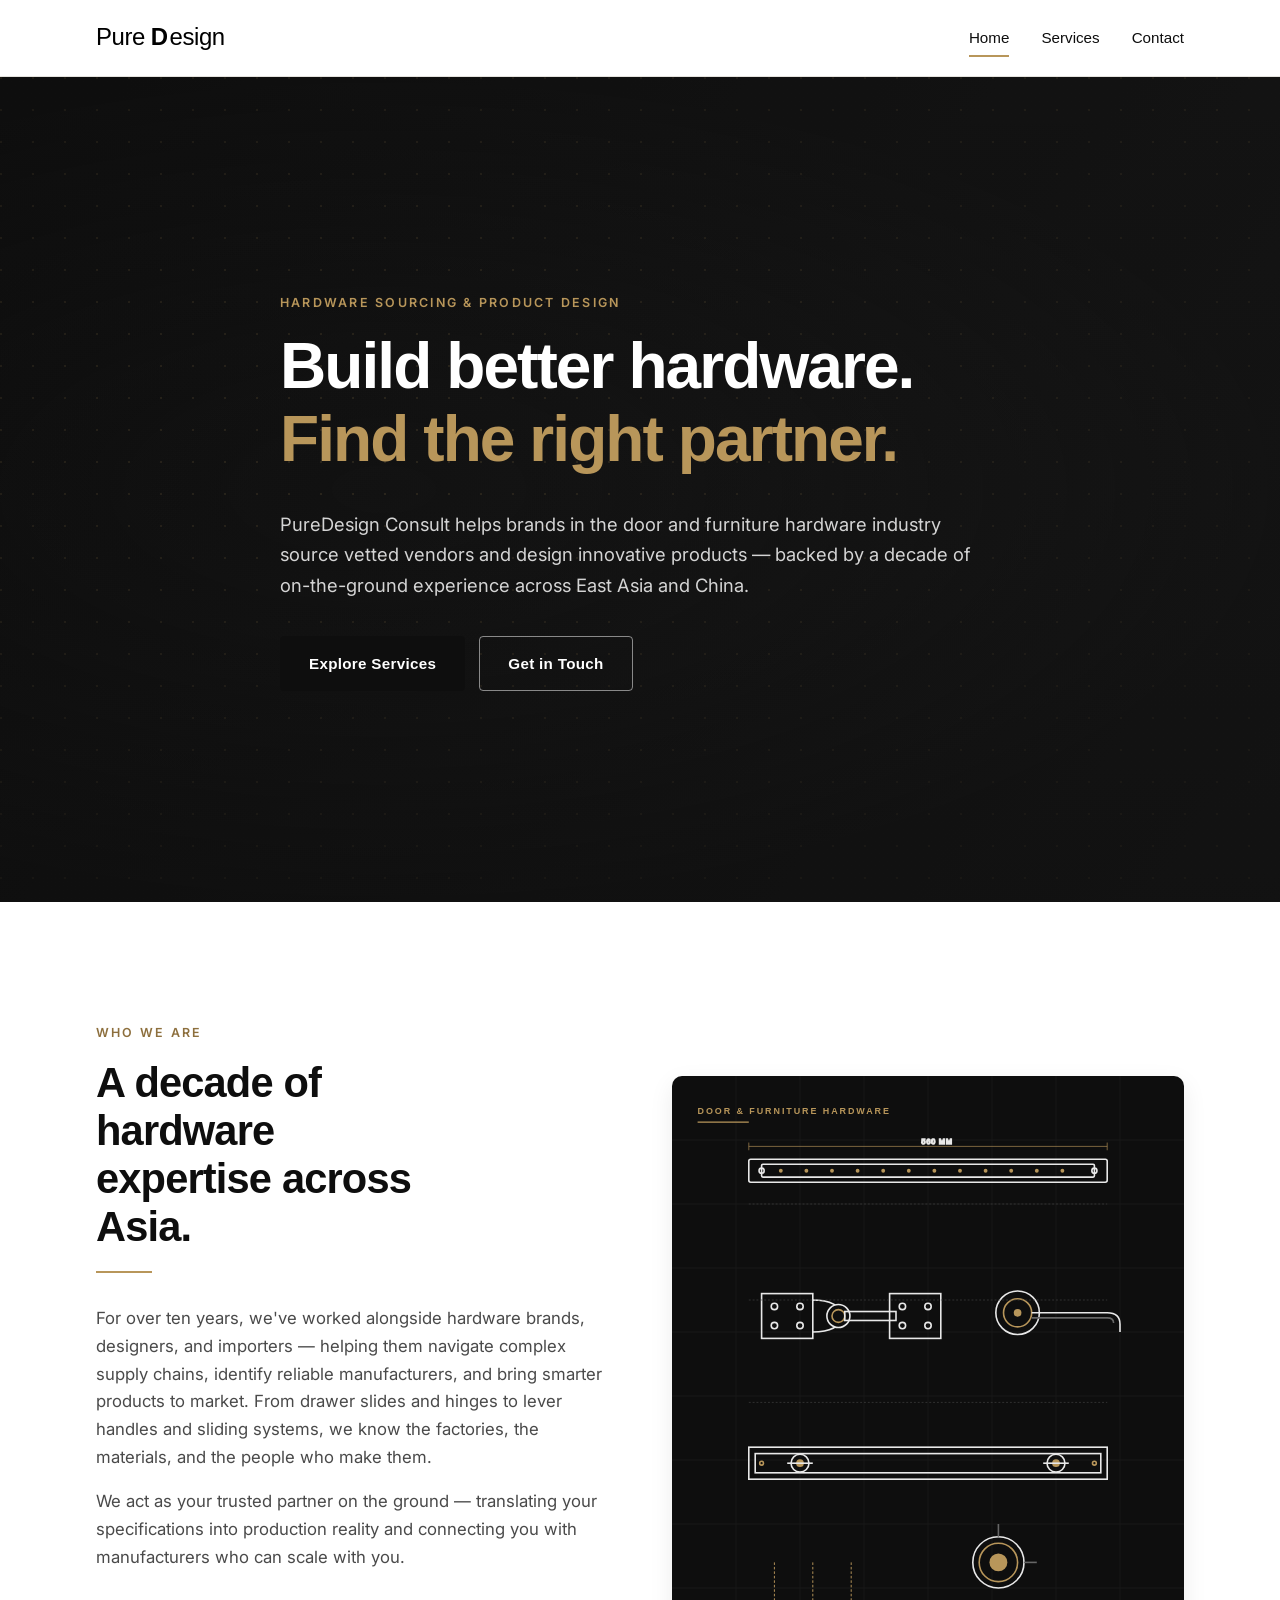
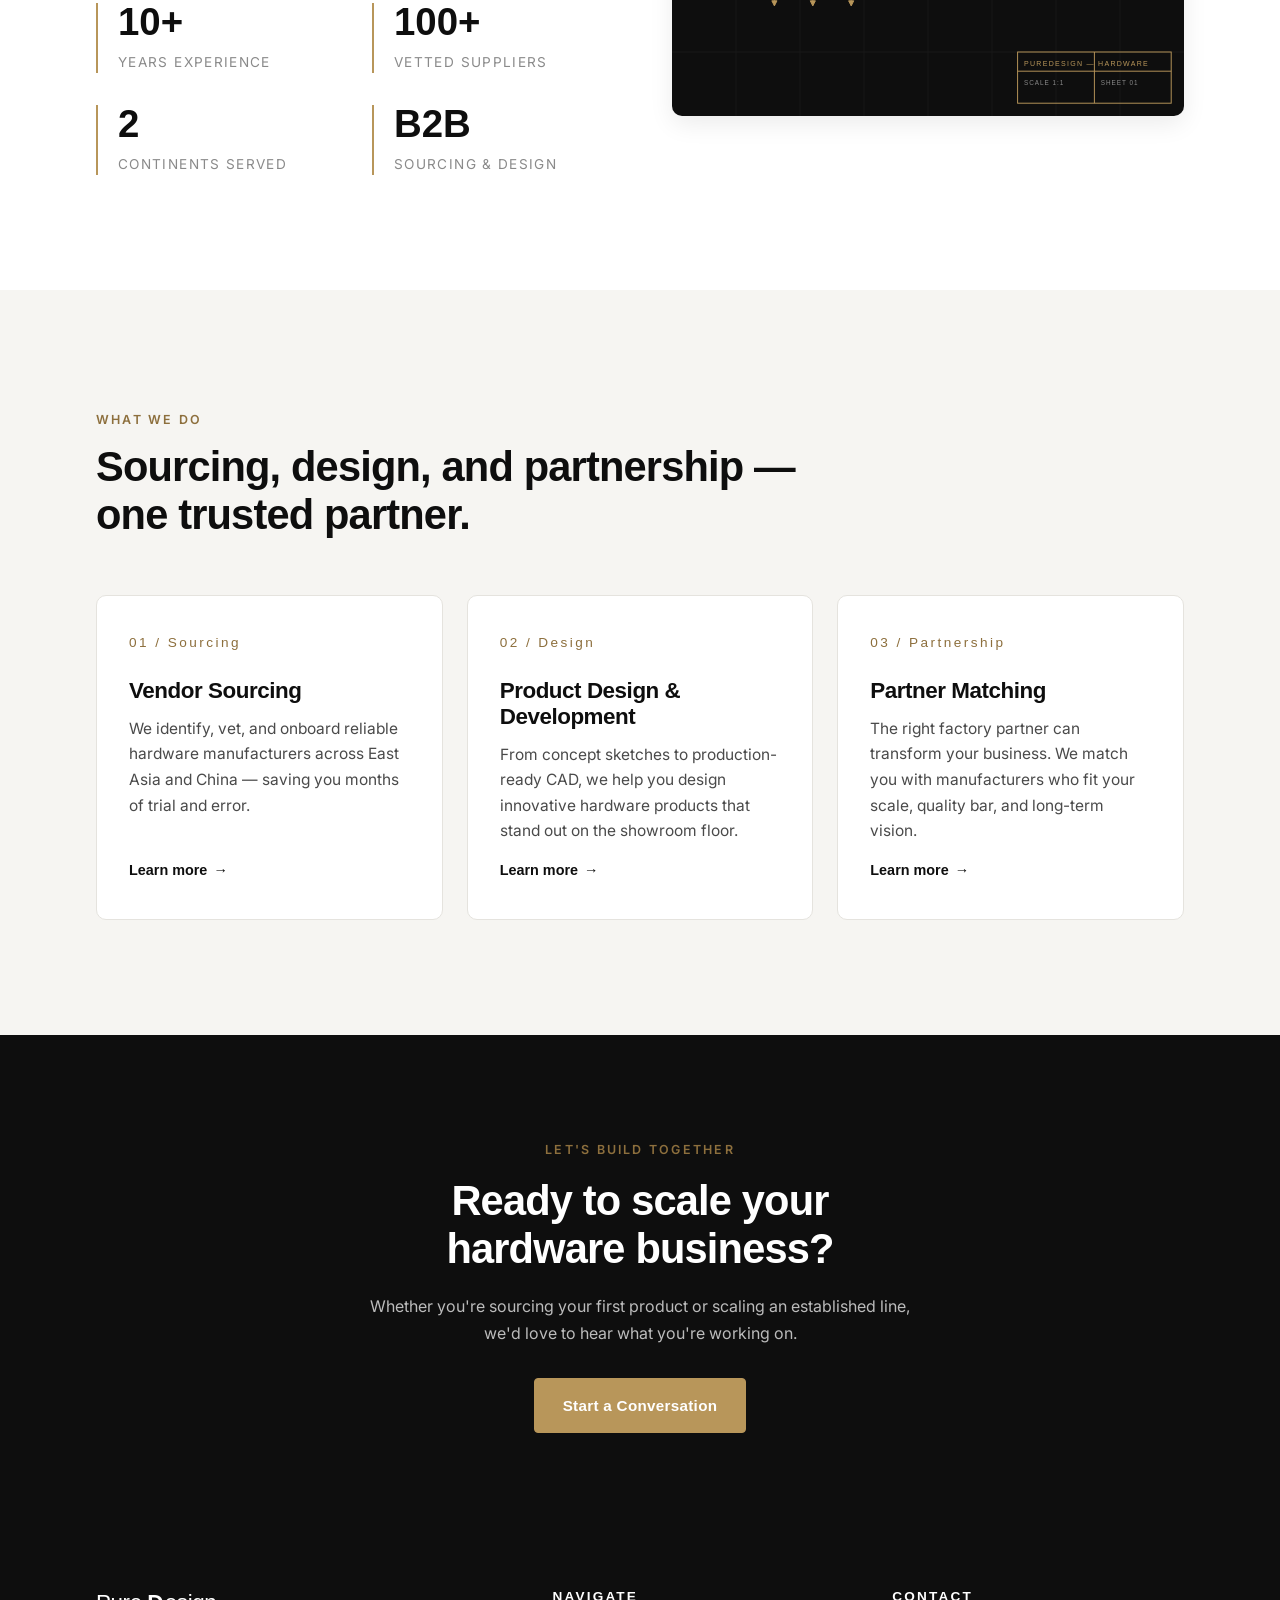
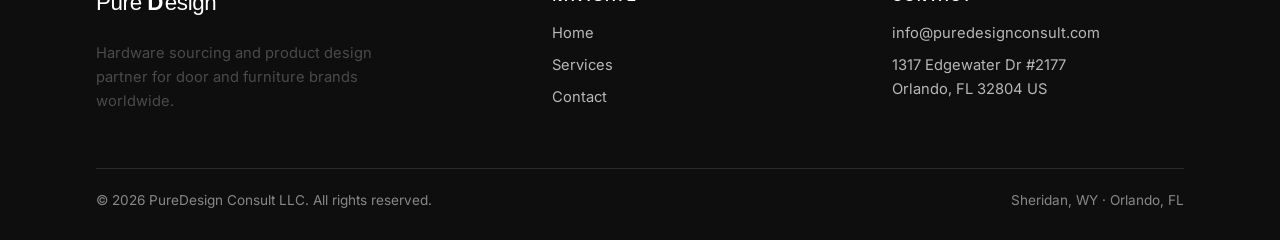
<file: index.html>
<!DOCTYPE html>
<html lang="en">
<head>
  <meta charset="UTF-8" />
  <meta name="viewport" content="width=device-width, initial-scale=1.0" />
  <title>PureDesign Consult — Hardware Sourcing &amp; Product Design</title>
  <meta name="description" content="PureDesign Consult helps brands in the door and furniture hardware industry source new vendors and design innovative products. 10+ years sourcing from East Asia and China." />
  <meta name="theme-color" content="#0e0e0e" />
  <link rel="icon" type="image/svg+xml" href="images/logo-mark.svg" />
  <link rel="preconnect" href="https://fonts.googleapis.com" />
  <link rel="preconnect" href="https://fonts.gstatic.com" crossorigin />
  <link href="https://fonts.googleapis.com/css2?family=Inter:wght@400;500;600;700&display=swap" rel="stylesheet" />
  <link rel="stylesheet" href="css/styles.css" />
</head>
<body>

  <!-- Header -->
  <header class="site-header">
    <div class="container nav">
      <a href="index.html" class="brand" aria-label="PureDesign Consult home">
        <img src="images/logo.svg" alt="PureDesign Consult" style="height:30px;" />
      </a>
      <button class="nav-toggle" aria-label="Toggle menu" aria-expanded="false">
        <span></span><span></span><span></span>
      </button>
      <nav class="nav-links" aria-label="Primary">
        <a href="index.html" class="is-active">Home</a>
        <a href="services.html">Services</a>
        <a href="contact.html">Contact</a>
      </nav>
    </div>
  </header>

  <!-- Hero -->
  <section class="hero">
    <div class="container">
      <span class="eyebrow">Hardware Sourcing &amp; Product Design</span>
      <h1>Build better hardware. <em>Find the right partner.</em></h1>
      <p class="lede">PureDesign Consult helps brands in the door and furniture hardware industry source vetted vendors and design innovative products — backed by a decade of on-the-ground experience across East Asia and China.</p>
      <div class="actions">
        <a href="services.html" class="btn">Explore Services</a>
        <a href="contact.html" class="btn btn--ghost">Get in Touch</a>
      </div>
    </div>
  </section>

  <!-- Intro / About -->
  <section>
    <div class="container intro">
      <div class="copy">
        <span class="eyebrow">Who we are</span>
        <h2>A decade of hardware expertise across Asia.</h2>
        <div class="divider"></div>
        <p>For over ten years, we've worked alongside hardware brands, designers, and importers — helping them navigate complex supply chains, identify reliable manufacturers, and bring smarter products to market. From drawer slides and hinges to lever handles and sliding systems, we know the factories, the materials, and the people who make them.</p>
        <p>We act as your trusted partner on the ground — translating your specifications into production reality and connecting you with manufacturers who can scale with you.</p>
        <div class="stats">
          <div class="stat">
            <span class="num">10+</span>
            <span class="label">Years Experience</span>
          </div>
          <div class="stat">
            <span class="num">100+</span>
            <span class="label">Vetted Suppliers</span>
          </div>
          <div class="stat">
            <span class="num">2</span>
            <span class="label">Continents Served</span>
          </div>
          <div class="stat">
            <span class="num">B2B</span>
            <span class="label">Sourcing &amp; Design</span>
          </div>
        </div>
      </div>
      <div class="visual" role="img" aria-label="Modern hardware components"></div>
    </div>
  </section>

  <!-- Services teaser -->
  <section class="bg-soft">
    <div class="container">
      <div class="section-head">
        <span class="eyebrow">What we do</span>
        <h2>Sourcing, design, and partnership — one trusted partner.</h2>
      </div>
      <div class="services-grid">
        <article class="service-card">
          <span class="num">01 / Sourcing</span>
          <h3>Vendor Sourcing</h3>
          <p>We identify, vet, and onboard reliable hardware manufacturers across East Asia and China — saving you months of trial and error.</p>
          <a href="services.html#sourcing" class="more">Learn more</a>
        </article>
        <article class="service-card">
          <span class="num">02 / Design</span>
          <h3>Product Design &amp; Development</h3>
          <p>From concept sketches to production-ready CAD, we help you design innovative hardware products that stand out on the showroom floor.</p>
          <a href="services.html#design" class="more">Learn more</a>
        </article>
        <article class="service-card">
          <span class="num">03 / Partnership</span>
          <h3>Partner Matching</h3>
          <p>The right factory partner can transform your business. We match you with manufacturers who fit your scale, quality bar, and long-term vision.</p>
          <a href="services.html#partnership" class="more">Learn more</a>
        </article>
      </div>
    </div>
  </section>

  <!-- CTA band -->
  <section class="cta-band">
    <div class="container">
      <span class="eyebrow">Let's build together</span>
      <h2>Ready to scale your hardware business?</h2>
      <p>Whether you're sourcing your first product or scaling an established line, we'd love to hear what you're working on.</p>
      <a href="contact.html" class="btn btn--accent">Start a Conversation</a>
    </div>
  </section>

  <!-- Footer -->
  <footer class="site-footer">
    <div class="container">
      <div class="grid">
        <div>
          <a href="index.html" class="brand"><img src="images/logo.svg" alt="PureDesign Consult" style="height:28px; filter: invert(1);" /></a>
          <p style="margin-top:16px; max-width:36ch;">Hardware sourcing and product design partner for door and furniture brands worldwide.</p>
        </div>
        <div>
          <h4>Navigate</h4>
          <ul>
            <li><a href="index.html">Home</a></li>
            <li><a href="services.html">Services</a></li>
            <li><a href="contact.html">Contact</a></li>
          </ul>
        </div>
        <div>
          <h4>Contact</h4>
          <ul>
            <li><a href="mailto:info@puredesignconsult.com">info@puredesignconsult.com</a></li>
            <li>1317 Edgewater Dr #2177<br/>Orlando, FL 32804 US</li>
          </ul>
        </div>
      </div>
      <div class="legal">
        <span>© <span id="year">2026</span> PureDesign Consult LLC. All rights reserved.</span>
        <span>Sheridan, WY · Orlando, FL</span>
      </div>
    </div>
  </footer>

  <script>
    // Mobile nav toggle
    const toggle = document.querySelector('.nav-toggle');
    const links = document.querySelector('.nav-links');
    toggle?.addEventListener('click', () => {
      const open = links.classList.toggle('is-open');
      toggle.setAttribute('aria-expanded', open);
    });
    // Auto year
    document.getElementById('year').textContent = new Date().getFullYear();
  </script>
</body>
</html>
</file>
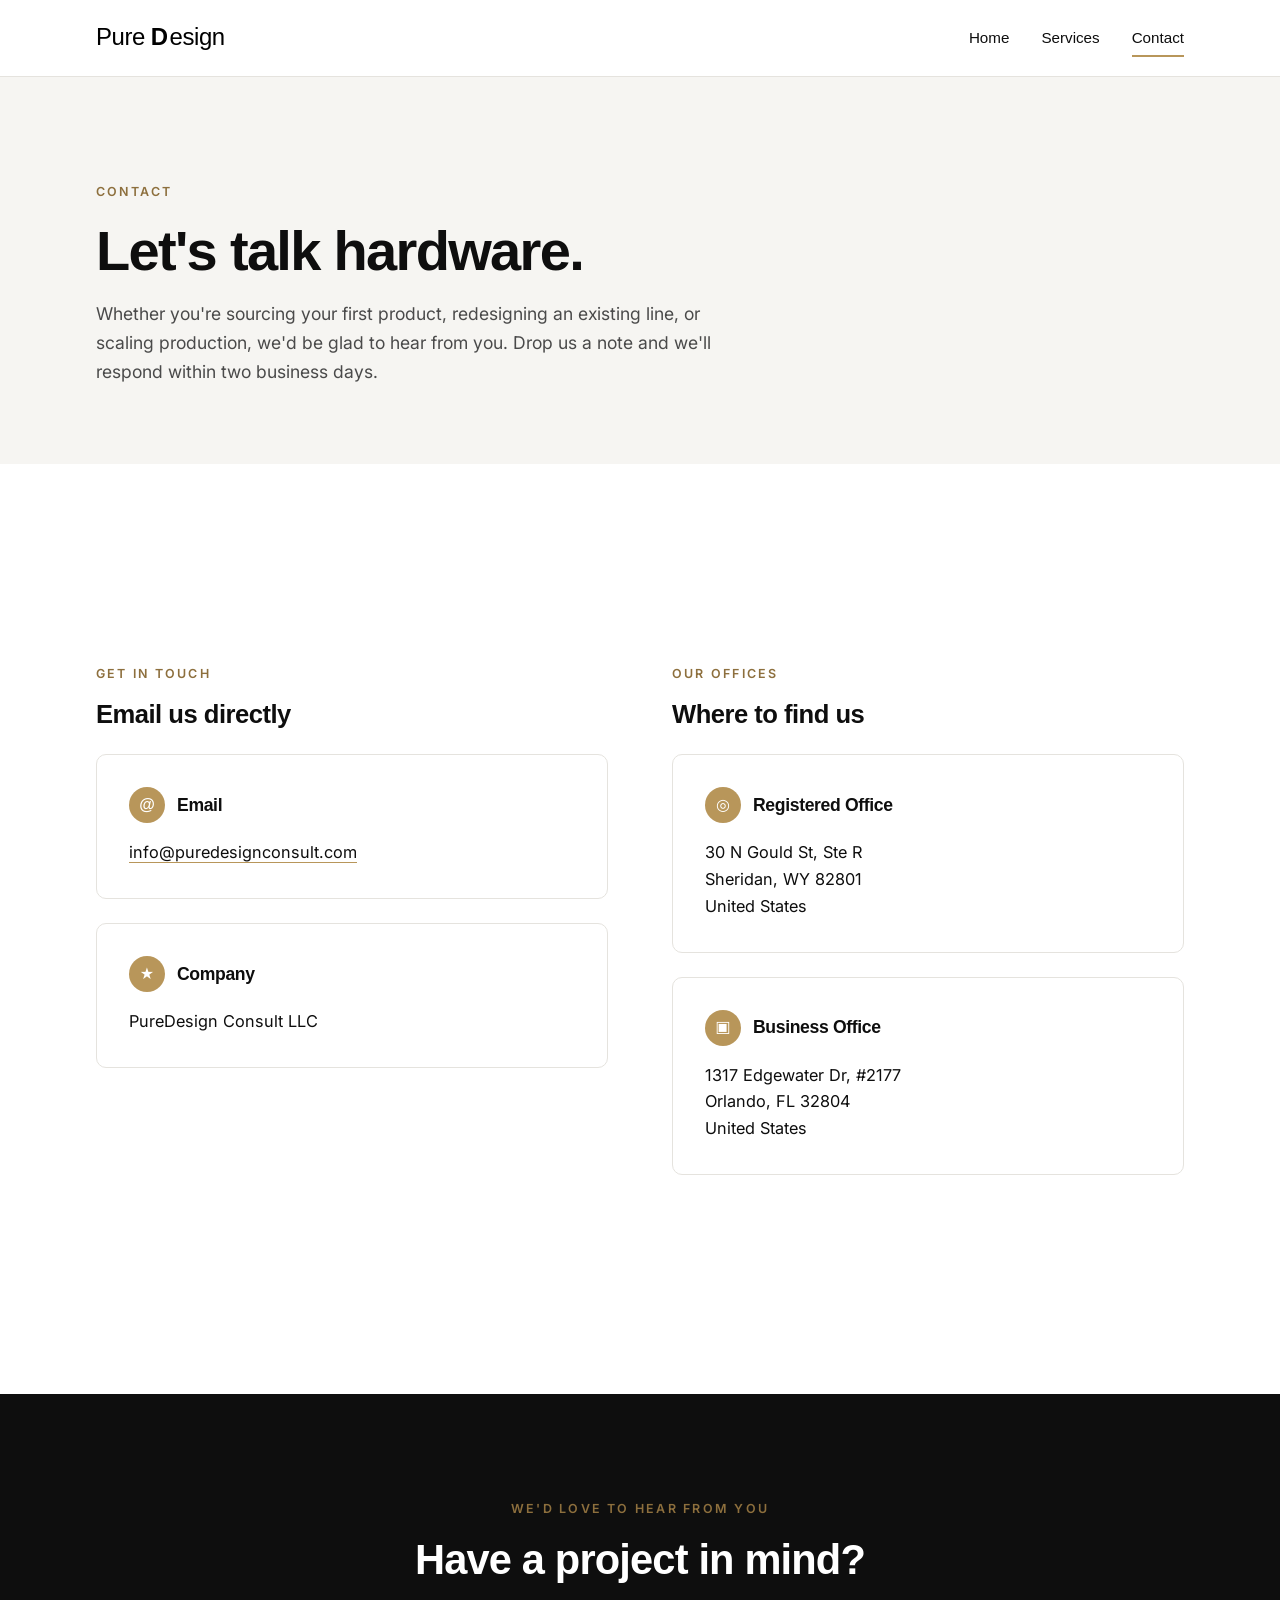
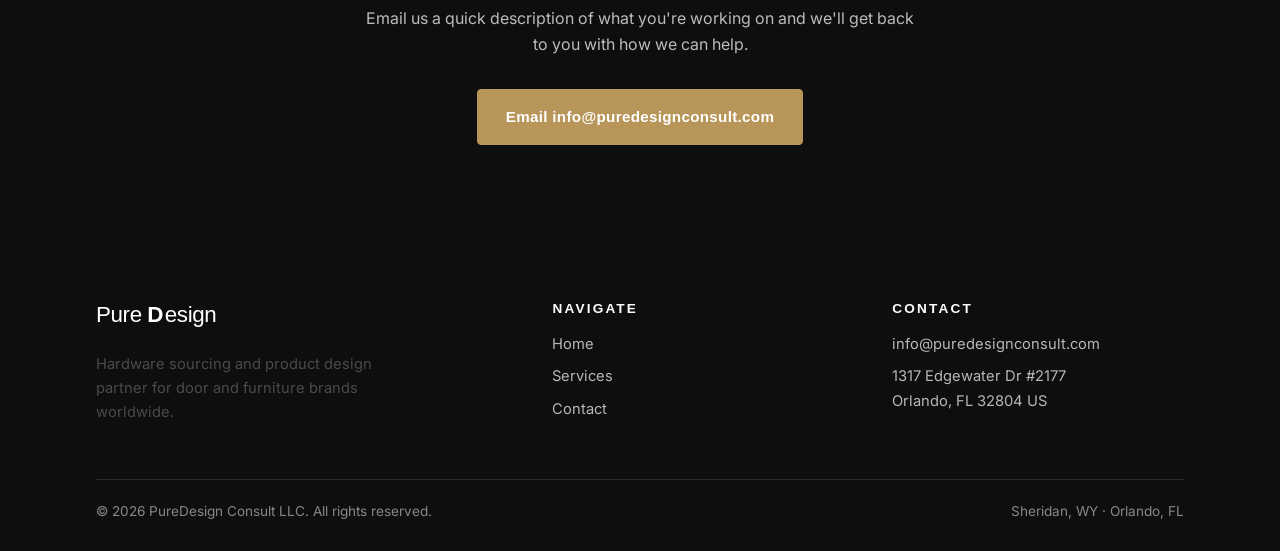
<file: contact.html>
<!DOCTYPE html>
<html lang="en">
<head>
  <meta charset="UTF-8" />
  <meta name="viewport" content="width=device-width, initial-scale=1.0" />
  <title>Contact — PureDesign Consult</title>
  <meta name="description" content="Get in touch with PureDesign Consult. Email and office addresses for our hardware sourcing and product design practice." />
  <meta name="theme-color" content="#0e0e0e" />
  <link rel="icon" type="image/svg+xml" href="images/logo-mark.svg" />
  <link rel="preconnect" href="https://fonts.googleapis.com" />
  <link rel="preconnect" href="https://fonts.gstatic.com" crossorigin />
  <link href="https://fonts.googleapis.com/css2?family=Inter:wght@400;500;600;700&display=swap" rel="stylesheet" />
  <link rel="stylesheet" href="css/styles.css" />
</head>
<body>

  <header class="site-header">
    <div class="container nav">
      <a href="index.html" class="brand" aria-label="PureDesign Consult home">
        <img src="images/logo.svg" alt="PureDesign Consult" style="height:30px;" />
      </a>
      <button class="nav-toggle" aria-label="Toggle menu" aria-expanded="false">
        <span></span><span></span><span></span>
      </button>
      <nav class="nav-links" aria-label="Primary">
        <a href="index.html">Home</a>
        <a href="services.html">Services</a>
        <a href="contact.html" class="is-active">Contact</a>
      </nav>
    </div>
  </header>

  <!-- Page hero -->
  <section class="contact-hero">
    <div class="container">
      <span class="eyebrow">Contact</span>
      <h1>Let's talk hardware.</h1>
      <p>Whether you're sourcing your first product, redesigning an existing line, or scaling production, we'd be glad to hear from you. Drop us a note and we'll respond within two business days.</p>
    </div>
  </section>

  <!-- Contact info -->
  <section>
    <div class="container">
      <div class="contact-grid">

        <div class="contact-block">
          <span class="eyebrow">Get in touch</span>
          <h2 style="margin-bottom:24px;">Email us directly</h2>

          <div class="contact-card">
            <div class="heading">
              <span class="icon" aria-hidden="true">@</span>
              <h3>Email</h3>
            </div>
            <address class="body">
              <a href="mailto:info@puredesignconsult.com">info@puredesignconsult.com</a>
            </address>
          </div>

          <div class="contact-card">
            <div class="heading">
              <span class="icon" aria-hidden="true">★</span>
              <h3>Company</h3>
            </div>
            <address class="body">
              PureDesign Consult LLC
            </address>
          </div>
        </div>

        <div class="contact-block">
          <span class="eyebrow">Our offices</span>
          <h2 style="margin-bottom:24px;">Where to find us</h2>

          <div class="contact-card">
            <div class="heading">
              <span class="icon" aria-hidden="true">◎</span>
              <h3>Registered Office</h3>
            </div>
            <address class="body">
              30 N Gould St, Ste R<br/>
              Sheridan, WY 82801<br/>
              United States
            </address>
          </div>

          <div class="contact-card">
            <div class="heading">
              <span class="icon" aria-hidden="true">▣</span>
              <h3>Business Office</h3>
            </div>
            <address class="body">
              1317 Edgewater Dr, #2177<br/>
              Orlando, FL 32804<br/>
              United States
            </address>
          </div>
        </div>

      </div>
    </div>
  </section>

  <!-- CTA -->
  <section class="cta-band">
    <div class="container">
      <span class="eyebrow">We'd love to hear from you</span>
      <h2>Have a project in mind?</h2>
      <p>Email us a quick description of what you're working on and we'll get back to you with how we can help.</p>
      <a href="mailto:info@puredesignconsult.com" class="btn btn--accent">Email info@puredesignconsult.com</a>
    </div>
  </section>

  <!-- Footer -->
  <footer class="site-footer">
    <div class="container">
      <div class="grid">
        <div>
          <a href="index.html" class="brand"><img src="images/logo.svg" alt="PureDesign Consult" style="height:28px; filter: invert(1);" /></a>
          <p style="margin-top:16px; max-width:36ch;">Hardware sourcing and product design partner for door and furniture brands worldwide.</p>
        </div>
        <div>
          <h4>Navigate</h4>
          <ul>
            <li><a href="index.html">Home</a></li>
            <li><a href="services.html">Services</a></li>
            <li><a href="contact.html">Contact</a></li>
          </ul>
        </div>
        <div>
          <h4>Contact</h4>
          <ul>
            <li><a href="mailto:info@puredesignconsult.com">info@puredesignconsult.com</a></li>
            <li>1317 Edgewater Dr #2177<br/>Orlando, FL 32804 US</li>
          </ul>
        </div>
      </div>
      <div class="legal">
        <span>© <span id="year">2026</span> PureDesign Consult LLC. All rights reserved.</span>
        <span>Sheridan, WY · Orlando, FL</span>
      </div>
    </div>
  </footer>

  <script>
    const toggle = document.querySelector('.nav-toggle');
    const links = document.querySelector('.nav-links');
    toggle?.addEventListener('click', () => {
      const open = links.classList.toggle('is-open');
      toggle.setAttribute('aria-expanded', open);
    });
    document.getElementById('year').textContent = new Date().getFullYear();
  </script>
</body>
</html>
</file>
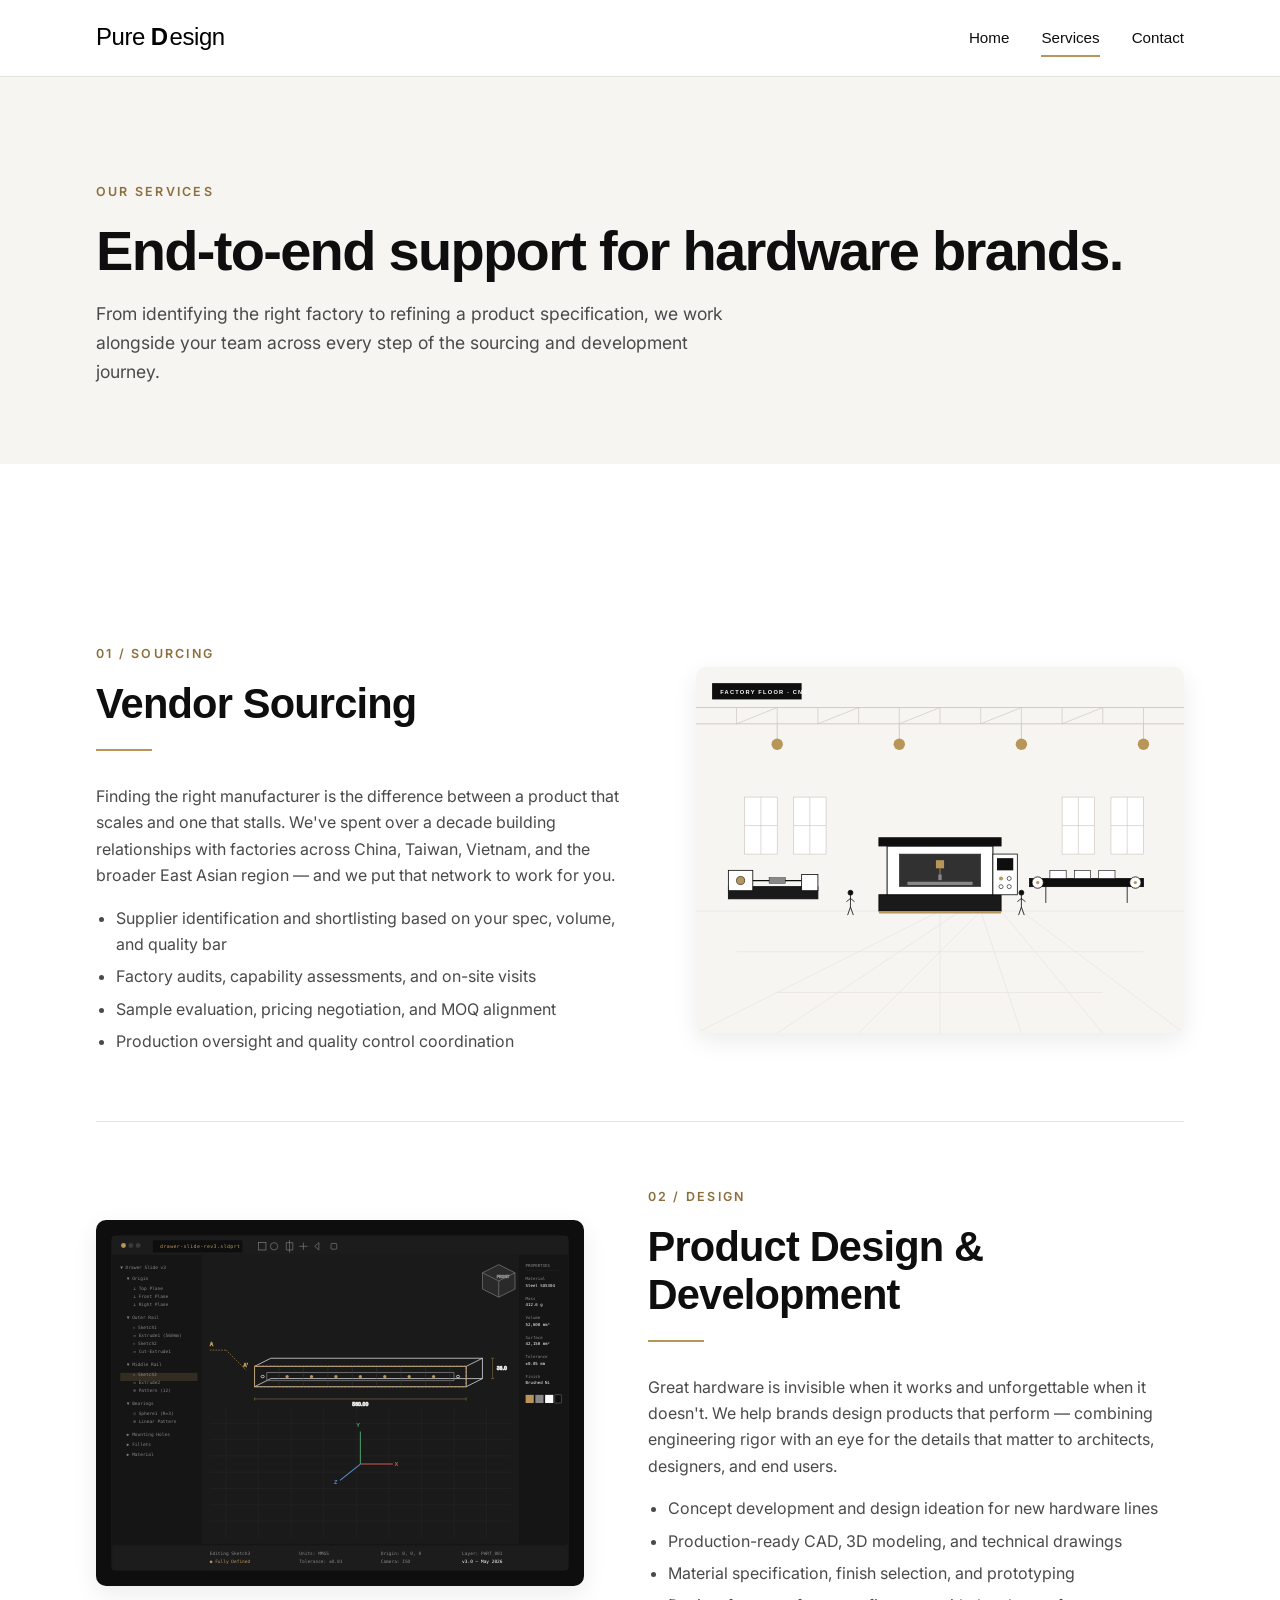
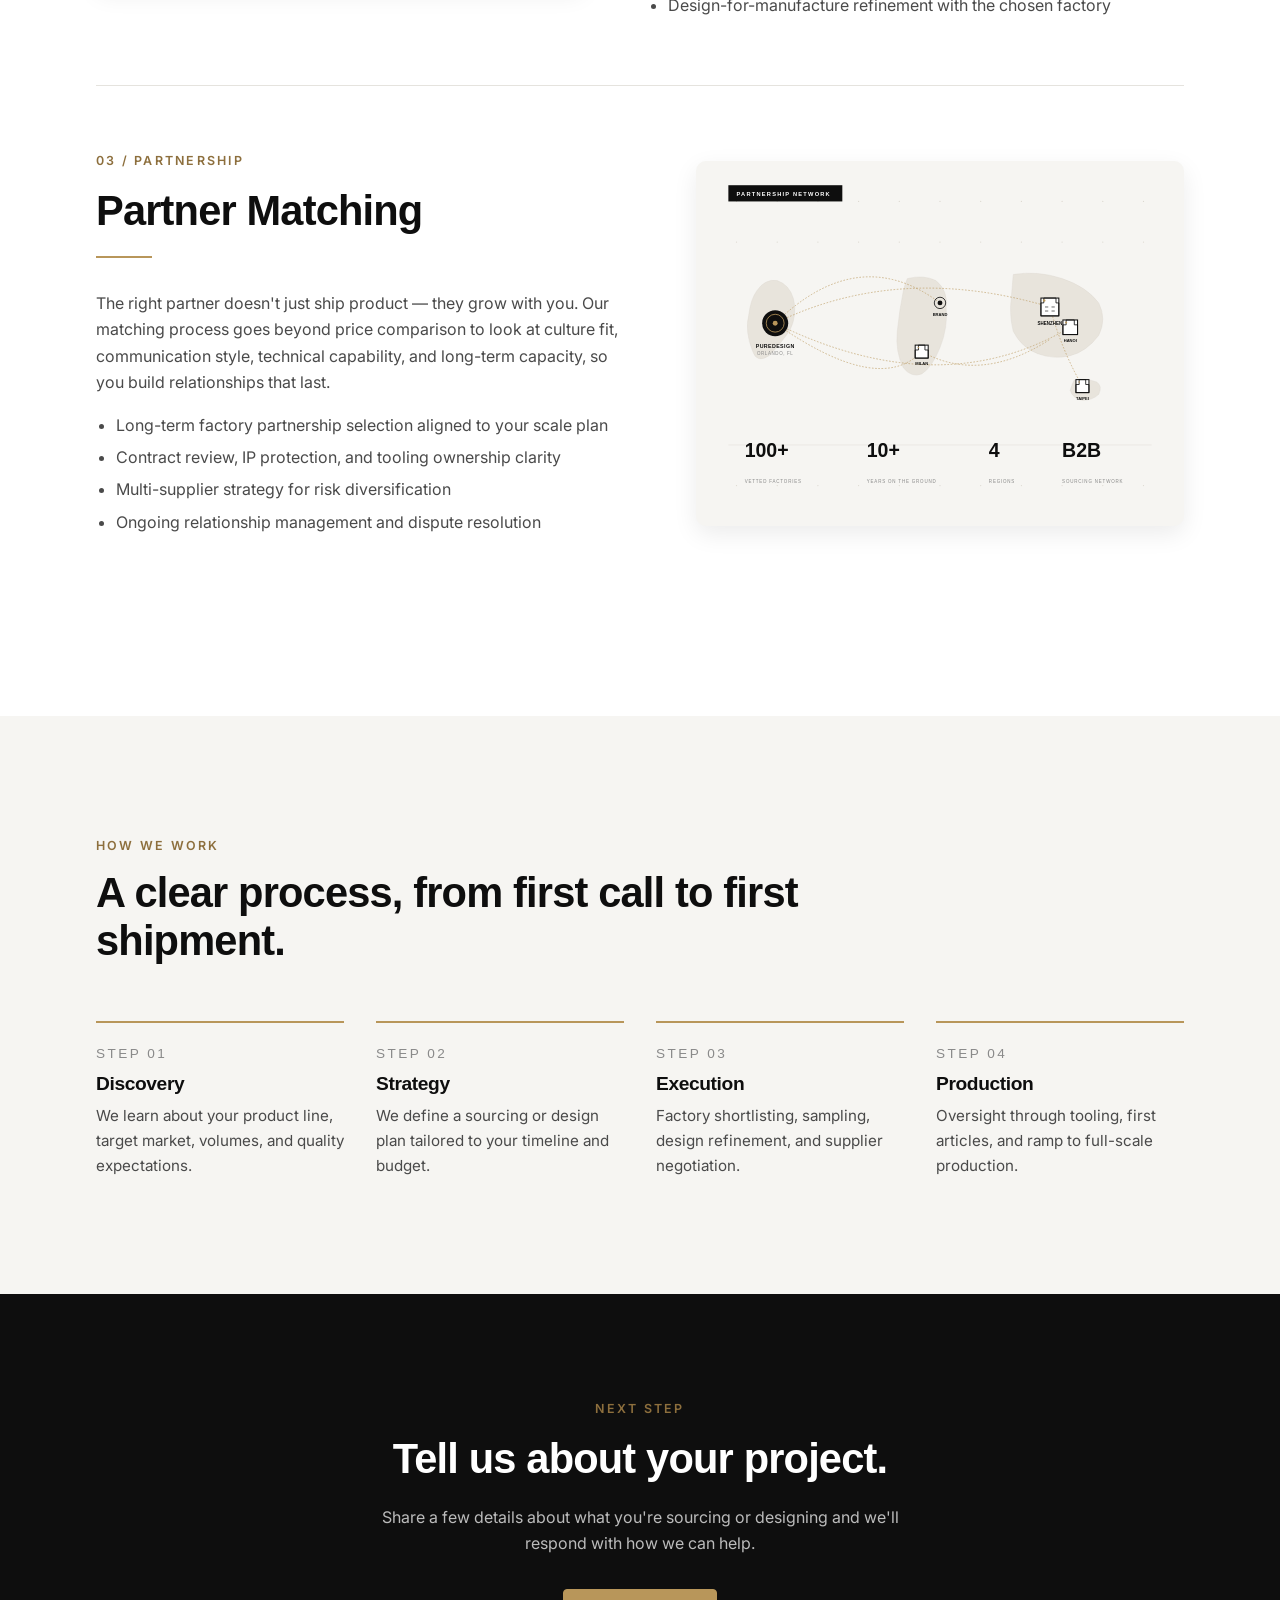
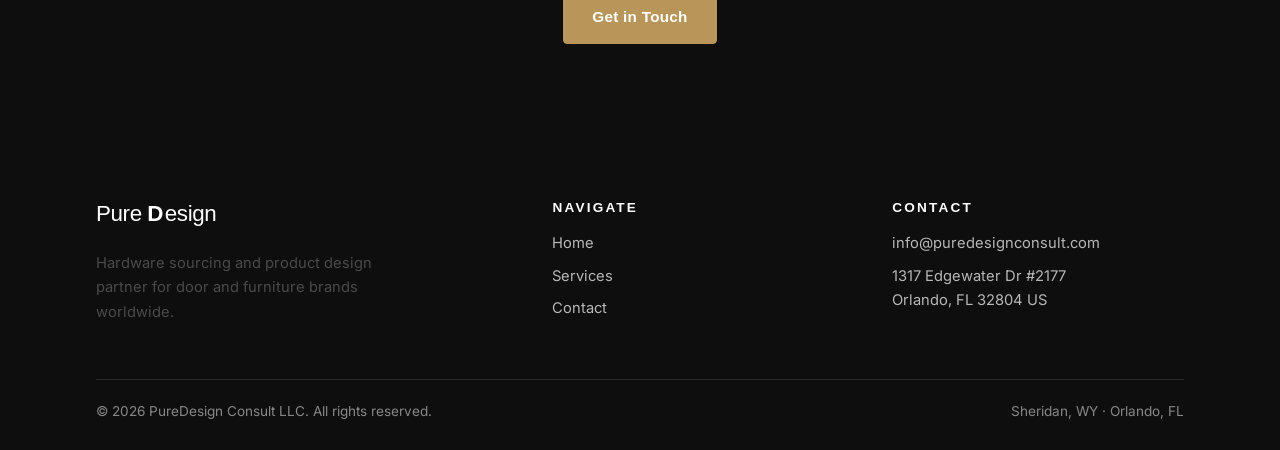
<file: services.html>
<!DOCTYPE html>
<html lang="en">
<head>
  <meta charset="UTF-8" />
  <meta name="viewport" content="width=device-width, initial-scale=1.0" />
  <title>Services — PureDesign Consult</title>
  <meta name="description" content="Vendor sourcing, product design and development, and partner matching services for the door and furniture hardware industry." />
  <meta name="theme-color" content="#0e0e0e" />
  <link rel="icon" type="image/svg+xml" href="images/logo-mark.svg" />
  <link rel="preconnect" href="https://fonts.googleapis.com" />
  <link rel="preconnect" href="https://fonts.gstatic.com" crossorigin />
  <link href="https://fonts.googleapis.com/css2?family=Inter:wght@400;500;600;700&display=swap" rel="stylesheet" />
  <link rel="stylesheet" href="css/styles.css" />
</head>
<body>

  <header class="site-header">
    <div class="container nav">
      <a href="index.html" class="brand" aria-label="PureDesign Consult home">
        <img src="images/logo.svg" alt="PureDesign Consult" style="height:30px;" />
      </a>
      <button class="nav-toggle" aria-label="Toggle menu" aria-expanded="false">
        <span></span><span></span><span></span>
      </button>
      <nav class="nav-links" aria-label="Primary">
        <a href="index.html">Home</a>
        <a href="services.html" class="is-active">Services</a>
        <a href="contact.html">Contact</a>
      </nav>
    </div>
  </header>

  <!-- Page hero -->
  <section class="contact-hero">
    <div class="container">
      <span class="eyebrow">Our Services</span>
      <h1>End-to-end support for hardware brands.</h1>
      <p>From identifying the right factory to refining a product specification, we work alongside your team across every step of the sourcing and development journey.</p>
    </div>
  </section>

  <!-- Service detail blocks -->
  <section>
    <div class="container">

      <article id="sourcing" class="service-detail">
        <div class="copy">
          <span class="eyebrow">01 / Sourcing</span>
          <h2>Vendor Sourcing</h2>
          <div class="divider"></div>
          <p>Finding the right manufacturer is the difference between a product that scales and one that stalls. We've spent over a decade building relationships with factories across China, Taiwan, Vietnam, and the broader East Asian region — and we put that network to work for you.</p>
          <ul>
            <li>Supplier identification and shortlisting based on your spec, volume, and quality bar</li>
            <li>Factory audits, capability assessments, and on-site visits</li>
            <li>Sample evaluation, pricing negotiation, and MOQ alignment</li>
            <li>Production oversight and quality control coordination</li>
          </ul>
        </div>
        <div class="visual" style="background-image:url('images/illustration-factory.svg'); background-color:#f6f5f2;" role="img" aria-label="Hardware factory floor with CNC machine, lathe, and conveyor"></div>
      </article>

      <article id="design" class="service-detail alt">
        <div class="copy">
          <span class="eyebrow">02 / Design</span>
          <h2>Product Design &amp; Development</h2>
          <div class="divider"></div>
          <p>Great hardware is invisible when it works and unforgettable when it doesn't. We help brands design products that perform — combining engineering rigor with an eye for the details that matter to architects, designers, and end users.</p>
          <ul>
            <li>Concept development and design ideation for new hardware lines</li>
            <li>Production-ready CAD, 3D modeling, and technical drawings</li>
            <li>Material specification, finish selection, and prototyping</li>
            <li>Design-for-manufacture refinement with the chosen factory</li>
          </ul>
        </div>
        <div class="visual" style="background-image:url('images/illustration-cad.svg'); background-color:#0e0e0e;" role="img" aria-label="CAD software interface with drawer slide 3D model"></div>
      </article>

      <article id="partnership" class="service-detail">
        <div class="copy">
          <span class="eyebrow">03 / Partnership</span>
          <h2>Partner Matching</h2>
          <div class="divider"></div>
          <p>The right partner doesn't just ship product — they grow with you. Our matching process goes beyond price comparison to look at culture fit, communication style, technical capability, and long-term capacity, so you build relationships that last.</p>
          <ul>
            <li>Long-term factory partnership selection aligned to your scale plan</li>
            <li>Contract review, IP protection, and tooling ownership clarity</li>
            <li>Multi-supplier strategy for risk diversification</li>
            <li>Ongoing relationship management and dispute resolution</li>
          </ul>
        </div>
        <div class="visual" style="background-image:url('images/illustration-partnership.svg'); background-color:#f6f5f2;" role="img" aria-label="Global partnership network connecting Orlando hub to factories in Asia and Europe"></div>
      </article>

    </div>
  </section>

  <!-- Process -->
  <section class="bg-soft">
    <div class="container">
      <div class="section-head">
        <span class="eyebrow">How we work</span>
        <h2>A clear process, from first call to first shipment.</h2>
      </div>
      <div class="process">
        <div class="step">
          <div class="num">STEP 01</div>
          <h3>Discovery</h3>
          <p>We learn about your product line, target market, volumes, and quality expectations.</p>
        </div>
        <div class="step">
          <div class="num">STEP 02</div>
          <h3>Strategy</h3>
          <p>We define a sourcing or design plan tailored to your timeline and budget.</p>
        </div>
        <div class="step">
          <div class="num">STEP 03</div>
          <h3>Execution</h3>
          <p>Factory shortlisting, sampling, design refinement, and supplier negotiation.</p>
        </div>
        <div class="step">
          <div class="num">STEP 04</div>
          <h3>Production</h3>
          <p>Oversight through tooling, first articles, and ramp to full-scale production.</p>
        </div>
      </div>
    </div>
  </section>

  <!-- CTA -->
  <section class="cta-band">
    <div class="container">
      <span class="eyebrow">Next step</span>
      <h2>Tell us about your project.</h2>
      <p>Share a few details about what you're sourcing or designing and we'll respond with how we can help.</p>
      <a href="contact.html" class="btn btn--accent">Get in Touch</a>
    </div>
  </section>

  <!-- Footer -->
  <footer class="site-footer">
    <div class="container">
      <div class="grid">
        <div>
          <a href="index.html" class="brand"><img src="images/logo.svg" alt="PureDesign Consult" style="height:28px; filter: invert(1);" /></a>
          <p style="margin-top:16px; max-width:36ch;">Hardware sourcing and product design partner for door and furniture brands worldwide.</p>
        </div>
        <div>
          <h4>Navigate</h4>
          <ul>
            <li><a href="index.html">Home</a></li>
            <li><a href="services.html">Services</a></li>
            <li><a href="contact.html">Contact</a></li>
          </ul>
        </div>
        <div>
          <h4>Contact</h4>
          <ul>
            <li><a href="mailto:info@puredesignconsult.com">info@puredesignconsult.com</a></li>
            <li>1317 Edgewater Dr #2177<br/>Orlando, FL 32804 US</li>
          </ul>
        </div>
      </div>
      <div class="legal">
        <span>© <span id="year">2026</span> PureDesign Consult LLC. All rights reserved.</span>
        <span>Sheridan, WY · Orlando, FL</span>
      </div>
    </div>
  </footer>

  <script>
    const toggle = document.querySelector('.nav-toggle');
    const links = document.querySelector('.nav-links');
    toggle?.addEventListener('click', () => {
      const open = links.classList.toggle('is-open');
      toggle.setAttribute('aria-expanded', open);
    });
    document.getElementById('year').textContent = new Date().getFullYear();
  </script>
</body>
</html>
</file>
<file: css/styles.css>
/* ============================================================
   PureDesign Consult — Site Stylesheet
   Aesthetic: industrial-modern. Black/white base with brass accent.
   ============================================================ */

:root {
  --color-bg: #ffffff;
  --color-bg-alt: #f6f5f2;
  --color-bg-dark: #0e0e0e;
  --color-ink: #0e0e0e;
  --color-ink-soft: #4a4a4a;
  --color-ink-muted: #8a8a8a;
  --color-line: #e5e3de;
  --color-accent: #b8965a;     /* brass */
  --color-accent-deep: #8d6f3d;

  --font-display: 'Helvetica Neue', Helvetica, Arial, system-ui, sans-serif;
  --font-body: 'Inter', -apple-system, BlinkMacSystemFont, 'Segoe UI', Roboto, Helvetica, Arial, sans-serif;

  --container: 1200px;
  --pad-x: clamp(20px, 5vw, 56px);

  --radius-sm: 4px;
  --radius-md: 10px;

  --shadow-sm: 0 1px 2px rgba(0,0,0,.06);
  --shadow-md: 0 8px 24px rgba(0,0,0,.08);
}

/* ---------- Base ---------- */
*, *::before, *::after { box-sizing: border-box; }
html { scroll-behavior: smooth; }
body {
  margin: 0;
  font-family: var(--font-body);
  font-size: 16px;
  line-height: 1.65;
  color: var(--color-ink);
  background: var(--color-bg);
  -webkit-font-smoothing: antialiased;
  -moz-osx-font-smoothing: grayscale;
}
img { max-width: 100%; display: block; height: auto; }
a { color: inherit; text-decoration: none; }
a:hover { color: var(--color-accent-deep); }

h1, h2, h3, h4 {
  font-family: var(--font-display);
  font-weight: 700;
  letter-spacing: -0.02em;
  line-height: 1.15;
  margin: 0 0 0.5em;
  color: var(--color-ink);
}
h1 { font-size: clamp(2.4rem, 5.5vw, 4rem); font-weight: 800; letter-spacing: -0.03em; }
h2 { font-size: clamp(1.8rem, 3.5vw, 2.6rem); }
h3 { font-size: clamp(1.2rem, 2vw, 1.4rem); }
p  { margin: 0 0 1em; color: var(--color-ink-soft); }

.container { max-width: var(--container); margin: 0 auto; padding-left: var(--pad-x); padding-right: var(--pad-x); }

.eyebrow {
  display: inline-block;
  font-size: 0.78rem;
  font-weight: 600;
  letter-spacing: 0.18em;
  text-transform: uppercase;
  color: var(--color-accent-deep);
  margin-bottom: 1rem;
}

.divider {
  width: 56px; height: 2px;
  background: var(--color-accent);
  margin: 0 0 2rem;
}

/* ---------- Buttons ---------- */
.btn {
  display: inline-flex; align-items: center; gap: 8px;
  padding: 14px 28px;
  font-family: var(--font-display);
  font-weight: 600;
  font-size: 0.95rem;
  letter-spacing: 0.02em;
  border-radius: var(--radius-sm);
  border: 1.5px solid var(--color-ink);
  background: var(--color-ink);
  color: #fff;
  cursor: pointer;
  transition: background .2s ease, color .2s ease, border-color .2s ease, transform .15s ease;
}
.btn:hover { background: var(--color-accent-deep); border-color: var(--color-accent-deep); color: #fff; transform: translateY(-1px); }
.btn--ghost { background: transparent; color: var(--color-ink); }
.btn--ghost:hover { background: var(--color-ink); color: #fff; }
.btn--accent { background: var(--color-accent); border-color: var(--color-accent); }
.btn--accent:hover { background: var(--color-accent-deep); border-color: var(--color-accent-deep); }

/* ---------- Header / Nav ---------- */
.site-header {
  position: sticky; top: 0; z-index: 50;
  background: rgba(255,255,255,.92);
  backdrop-filter: saturate(160%) blur(8px);
  border-bottom: 1px solid var(--color-line);
}
.nav { display: flex; align-items: center; justify-content: space-between; height: 76px; }
.brand { display: inline-flex; align-items: center; color: var(--color-ink); }
.brand svg { height: 30px; width: auto; }
.nav-links { display: flex; gap: 32px; align-items: center; }
.nav-links a {
  font-family: var(--font-display);
  font-size: 0.95rem;
  font-weight: 500;
  color: var(--color-ink);
  position: relative;
  padding: 4px 0;
}
.nav-links a::after {
  content: ''; position: absolute; left: 0; right: 0; bottom: -2px;
  height: 2px; background: var(--color-accent); transform: scaleX(0); transform-origin: left;
  transition: transform .2s ease;
}
.nav-links a:hover::after, .nav-links a.is-active::after { transform: scaleX(1); }
.nav-toggle { display: none; background: none; border: 0; cursor: pointer; padding: 8px; }
.nav-toggle span { display: block; width: 24px; height: 2px; background: var(--color-ink); margin: 5px 0; transition: transform .2s ease; }

@media (max-width: 800px) {
  .nav-toggle { display: block; }
  .nav-links {
    position: absolute; top: 76px; left: 0; right: 0;
    flex-direction: column; gap: 0; align-items: stretch;
    background: #fff; border-bottom: 1px solid var(--color-line);
    max-height: 0; overflow: hidden; transition: max-height .25s ease;
  }
  .nav-links a { padding: 18px var(--pad-x); border-top: 1px solid var(--color-line); }
  .nav-links.is-open { max-height: 400px; }
}

/* ---------- Hero ---------- */
.hero {
  position: relative;
  min-height: 78vh;
  display: flex; align-items: center;
  background: linear-gradient(120deg, #0e0e0e 0%, #1c1c1c 100%);
  color: #fff;
  overflow: hidden;
}
/* Subtle technical-drawing dot pattern overlay (no photo) */
.hero::before {
  content: ''; position: absolute; inset: 0;
  background-image:
    radial-gradient(circle at 1px 1px, rgba(184, 150, 90, 0.18) 1px, transparent 0);
  background-size: 32px 32px;
  opacity: 1;
}
/* Soft vignette so type stays the focal point */
.hero::after {
  content: ''; position: absolute; inset: 0;
  background:
    radial-gradient(ellipse at 30% 50%, transparent 0%, rgba(14,14,14,0.5) 70%),
    linear-gradient(180deg, rgba(14,14,14,0) 0%, rgba(14,14,14,0.4) 100%);
}
.hero .container { position: relative; z-index: 2; padding-top: 96px; padding-bottom: 96px; }
.hero h1 { color: #fff; max-width: 18ch; }
.hero h1 em {
  font-style: normal;
  color: var(--color-accent);
  position: relative;
}
.hero p.lede {
  font-size: 1.15rem;
  max-width: 60ch;
  color: rgba(255,255,255,.82);
  margin: 1.5rem 0 2.25rem;
}
.hero .eyebrow { color: var(--color-accent); }
.hero .actions { display: flex; gap: 14px; flex-wrap: wrap; }
.hero .btn--ghost { color: #fff; border-color: rgba(255,255,255,.5); }
.hero .btn--ghost:hover { background: #fff; color: var(--color-ink); }

/* ---------- Section helpers ---------- */
section { padding: clamp(60px, 9vw, 120px) 0; }
.section-head { max-width: 720px; margin-bottom: 56px; }
.section-head .eyebrow { margin-bottom: 12px; }

.bg-soft { background: var(--color-bg-alt); }
.bg-dark { background: var(--color-bg-dark); color: #fff; }
.bg-dark h2, .bg-dark h3 { color: #fff; }
.bg-dark p { color: rgba(255,255,255,.78); }
.bg-dark .eyebrow { color: var(--color-accent); }

/* ---------- About / Intro ---------- */
.intro {
  display: grid; grid-template-columns: 1fr 1fr; gap: 64px; align-items: center;
}
.intro .copy h2 { max-width: 14ch; }
.intro .copy p { font-size: 1.05rem; }
.intro .stats {
  display: grid; grid-template-columns: repeat(2, 1fr); gap: 32px 40px;
  margin-top: 32px;
}
.stat { border-left: 2px solid var(--color-accent); padding-left: 20px; }
.stat .num { font-family: var(--font-display); font-size: 2.4rem; font-weight: 800; line-height: 1; color: var(--color-ink); }
.stat .label { display: block; margin-top: 8px; font-size: 0.85rem; letter-spacing: 0.1em; text-transform: uppercase; color: var(--color-ink-muted); }
.intro .visual {
  aspect-ratio: 4/5;
  background: url('../images/illustration-hardware.svg') center/cover #0e0e0e;
  border-radius: var(--radius-md);
  box-shadow: var(--shadow-md);
}
@media (max-width: 800px) {
  .intro { grid-template-columns: 1fr; gap: 40px; }
  .intro .visual { aspect-ratio: 4/3; }
}

/* ---------- Services teaser grid ---------- */
.services-grid {
  display: grid;
  grid-template-columns: repeat(3, 1fr);
  gap: 24px;
}
.service-card {
  background: #fff;
  border: 1px solid var(--color-line);
  padding: 36px 32px;
  border-radius: var(--radius-md);
  transition: transform .25s ease, box-shadow .25s ease, border-color .25s ease;
  display: flex; flex-direction: column;
}
.service-card:hover {
  transform: translateY(-4px);
  box-shadow: var(--shadow-md);
  border-color: var(--color-accent);
}
.service-card .num {
  font-family: var(--font-display);
  font-size: 0.85rem;
  letter-spacing: 0.18em;
  color: var(--color-accent-deep);
  margin-bottom: 24px;
}
.service-card h3 { margin-bottom: 12px; }
.service-card p { font-size: 0.97rem; }
.service-card .more {
  margin-top: auto;
  font-family: var(--font-display);
  font-weight: 600;
  font-size: 0.9rem;
  color: var(--color-ink);
  display: inline-flex; align-items: center; gap: 6px;
}
.service-card .more::after { content: '→'; transition: transform .2s ease; }
.service-card:hover .more::after { transform: translateX(4px); }

@media (max-width: 900px) { .services-grid { grid-template-columns: 1fr 1fr; } }
@media (max-width: 600px) { .services-grid { grid-template-columns: 1fr; } }

/* ---------- Services page detail blocks ---------- */
.service-detail {
  display: grid;
  grid-template-columns: 1.1fr 1fr;
  gap: 64px;
  align-items: center;
  padding: 60px 0;
  border-top: 1px solid var(--color-line);
}
.service-detail:first-child { border-top: 0; }
.service-detail .visual {
  aspect-ratio: 4/3;
  border-radius: var(--radius-md);
  background-size: cover; background-position: center;
  box-shadow: var(--shadow-md);
}
.service-detail.alt { grid-template-columns: 1fr 1.1fr; }
.service-detail.alt .copy { order: 2; }
.service-detail.alt .visual { order: 1; }
.service-detail ul { padding-left: 20px; margin: 1em 0 0; color: var(--color-ink-soft); }
.service-detail li { margin: 6px 0; }
@media (max-width: 800px) {
  .service-detail, .service-detail.alt { grid-template-columns: 1fr; gap: 32px; }
  .service-detail.alt .copy, .service-detail.alt .visual { order: initial; }
}

/* ---------- Process strip ---------- */
.process {
  display: grid;
  grid-template-columns: repeat(4, 1fr);
  gap: 32px;
}
.process .step {
  border-top: 2px solid var(--color-accent);
  padding-top: 20px;
}
.process .step .num {
  font-family: var(--font-display);
  font-size: 0.85rem;
  letter-spacing: 0.18em;
  color: var(--color-ink-muted);
  margin-bottom: 8px;
}
.process .step h3 { font-size: 1.2rem; margin-bottom: 8px; }
.process .step p { font-size: 0.95rem; margin: 0; }
@media (max-width: 800px) { .process { grid-template-columns: 1fr 1fr; } }
@media (max-width: 500px) { .process { grid-template-columns: 1fr; } }

/* ---------- CTA band ---------- */
.cta-band {
  background: var(--color-bg-dark);
  color: #fff;
  text-align: center;
  padding: clamp(60px, 8vw, 100px) 0;
}
.cta-band h2 { color: #fff; max-width: 22ch; margin-left: auto; margin-right: auto; }
.cta-band p { color: rgba(255,255,255,.72); max-width: 56ch; margin-left: auto; margin-right: auto; margin-bottom: 32px; }
.cta-band .btn--accent { background: var(--color-accent); border-color: var(--color-accent); }
.cta-band .btn--accent:hover { background: #fff; color: var(--color-ink); border-color: #fff; }

/* ---------- Contact page ---------- */
.contact-hero { background: var(--color-bg-alt); padding: 100px 0 60px; }
.contact-hero h1 { font-size: clamp(2.4rem, 5vw, 3.5rem); margin-bottom: 16px; }
.contact-hero p { font-size: 1.1rem; max-width: 60ch; }

.contact-grid {
  display: grid;
  grid-template-columns: 1fr 1fr;
  gap: 64px;
  padding: 80px 0;
}
@media (max-width: 800px) { .contact-grid { grid-template-columns: 1fr; gap: 40px; } }

.contact-block { }
.contact-block h2 { font-size: 1.6rem; margin-bottom: 8px; }
.contact-block .label {
  display: block;
  font-family: var(--font-display);
  font-size: 0.78rem;
  letter-spacing: 0.18em;
  text-transform: uppercase;
  color: var(--color-ink-muted);
  margin-bottom: 6px;
}
.contact-card {
  background: #fff;
  border: 1px solid var(--color-line);
  border-radius: var(--radius-md);
  padding: 32px;
  margin-bottom: 24px;
}
.contact-card .heading {
  display: flex; align-items: center; gap: 12px;
  margin-bottom: 16px;
}
.contact-card .heading .icon {
  width: 36px; height: 36px;
  display: inline-flex; align-items: center; justify-content: center;
  background: var(--color-accent);
  color: #fff;
  border-radius: 50%;
  font-weight: 800;
  font-family: var(--font-display);
}
.contact-card h3 { margin: 0; font-size: 1.1rem; }
.contact-card .body {
  font-style: normal;
  font-size: 1.02rem;
  line-height: 1.65;
  color: var(--color-ink);
}
.contact-card a { color: var(--color-ink); border-bottom: 1px solid var(--color-accent); }
.contact-card a:hover { color: var(--color-accent-deep); }

/* ---------- Footer ---------- */
.site-footer {
  background: var(--color-bg-dark);
  color: rgba(255,255,255,.7);
  padding: 56px 0 28px;
  font-size: 0.92rem;
}
.site-footer .grid {
  display: grid;
  grid-template-columns: 1.4fr 1fr 1fr;
  gap: 48px;
  margin-bottom: 40px;
}
@media (max-width: 800px) { .site-footer .grid { grid-template-columns: 1fr; gap: 32px; } }
.site-footer .brand svg { color: #fff; height: 28px; }
.site-footer h4 {
  color: #fff;
  font-size: 0.85rem;
  letter-spacing: 0.16em;
  text-transform: uppercase;
  margin-bottom: 16px;
}
.site-footer ul { list-style: none; padding: 0; margin: 0; }
.site-footer li { margin: 8px 0; }
.site-footer a:hover { color: var(--color-accent); }
.site-footer .legal {
  border-top: 1px solid rgba(255,255,255,.12);
  padding-top: 20px;
  display: flex; justify-content: space-between; flex-wrap: wrap; gap: 12px;
  font-size: 0.85rem;
  color: rgba(255,255,255,.5);
}

/* ---------- Utility ---------- */
.text-center { text-align: center; }
.mt-0 { margin-top: 0; }
.mb-0 { margin-bottom: 0; }
</file>
